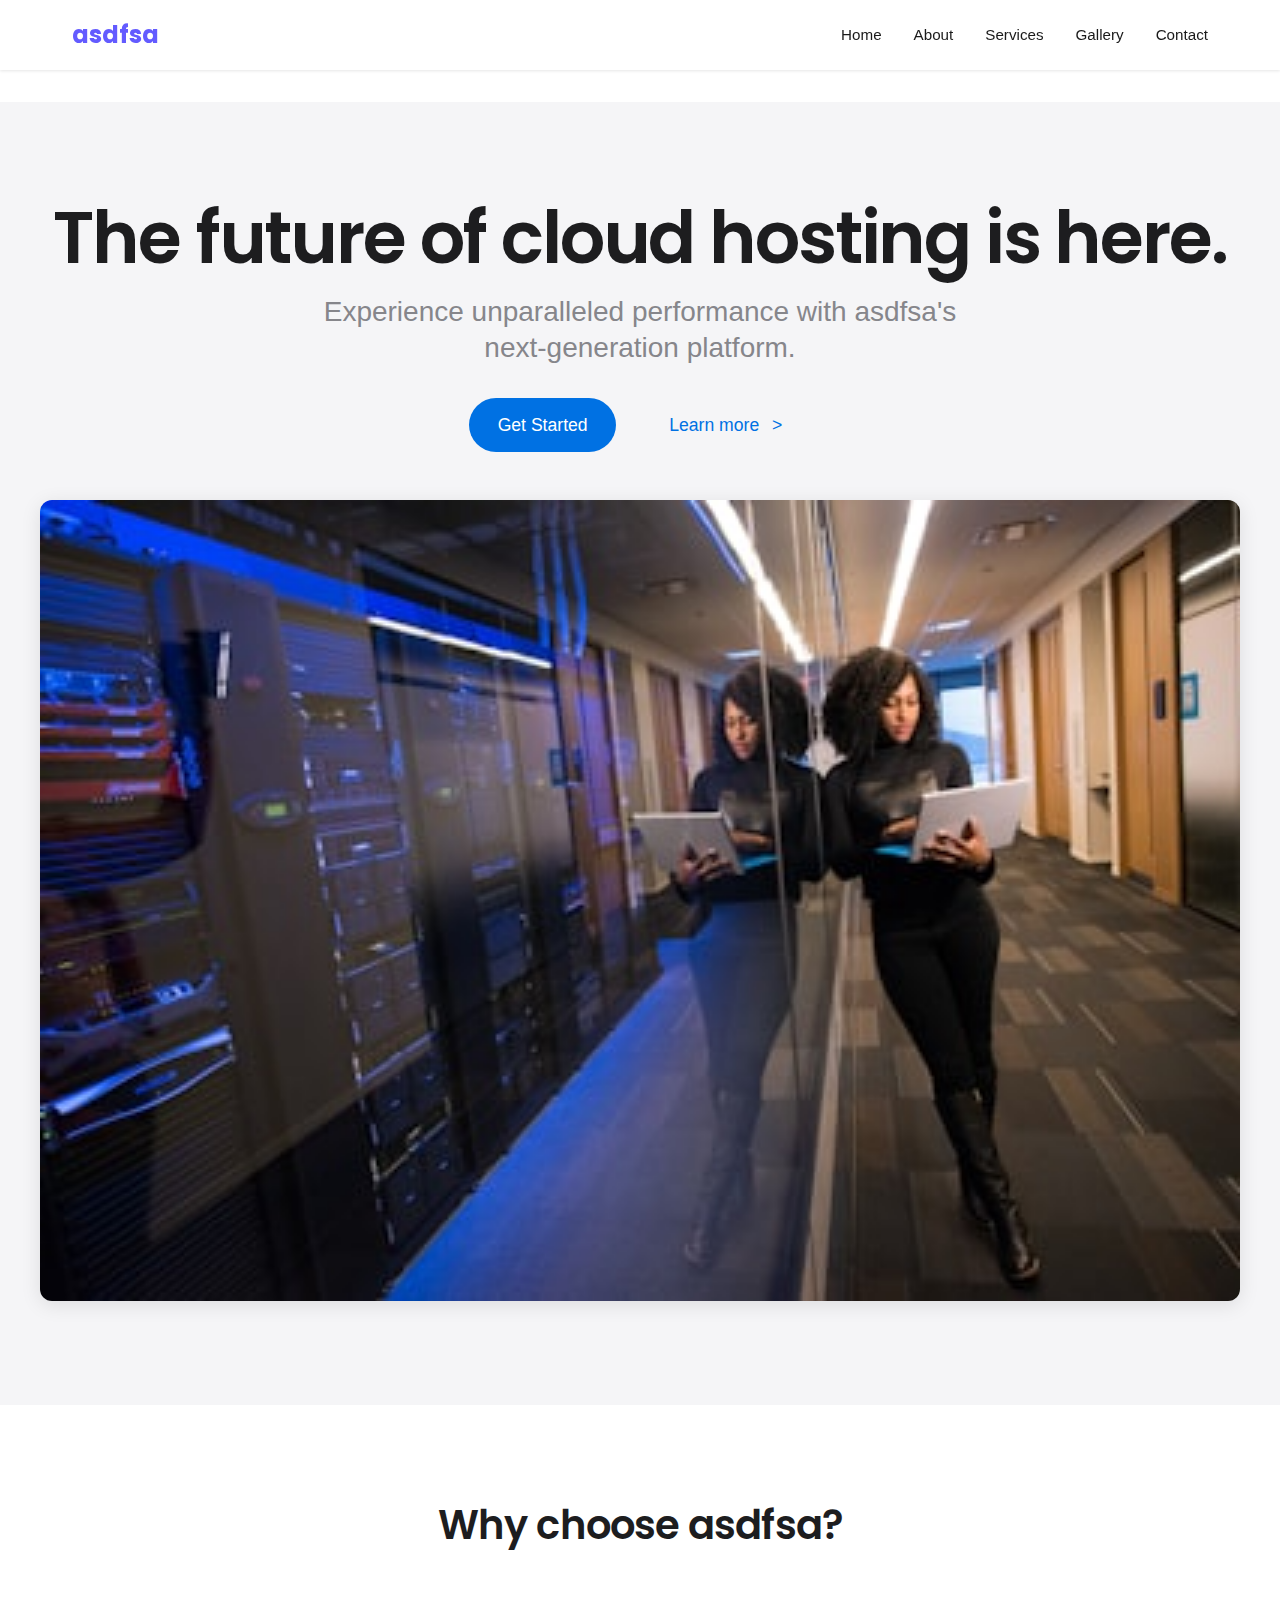
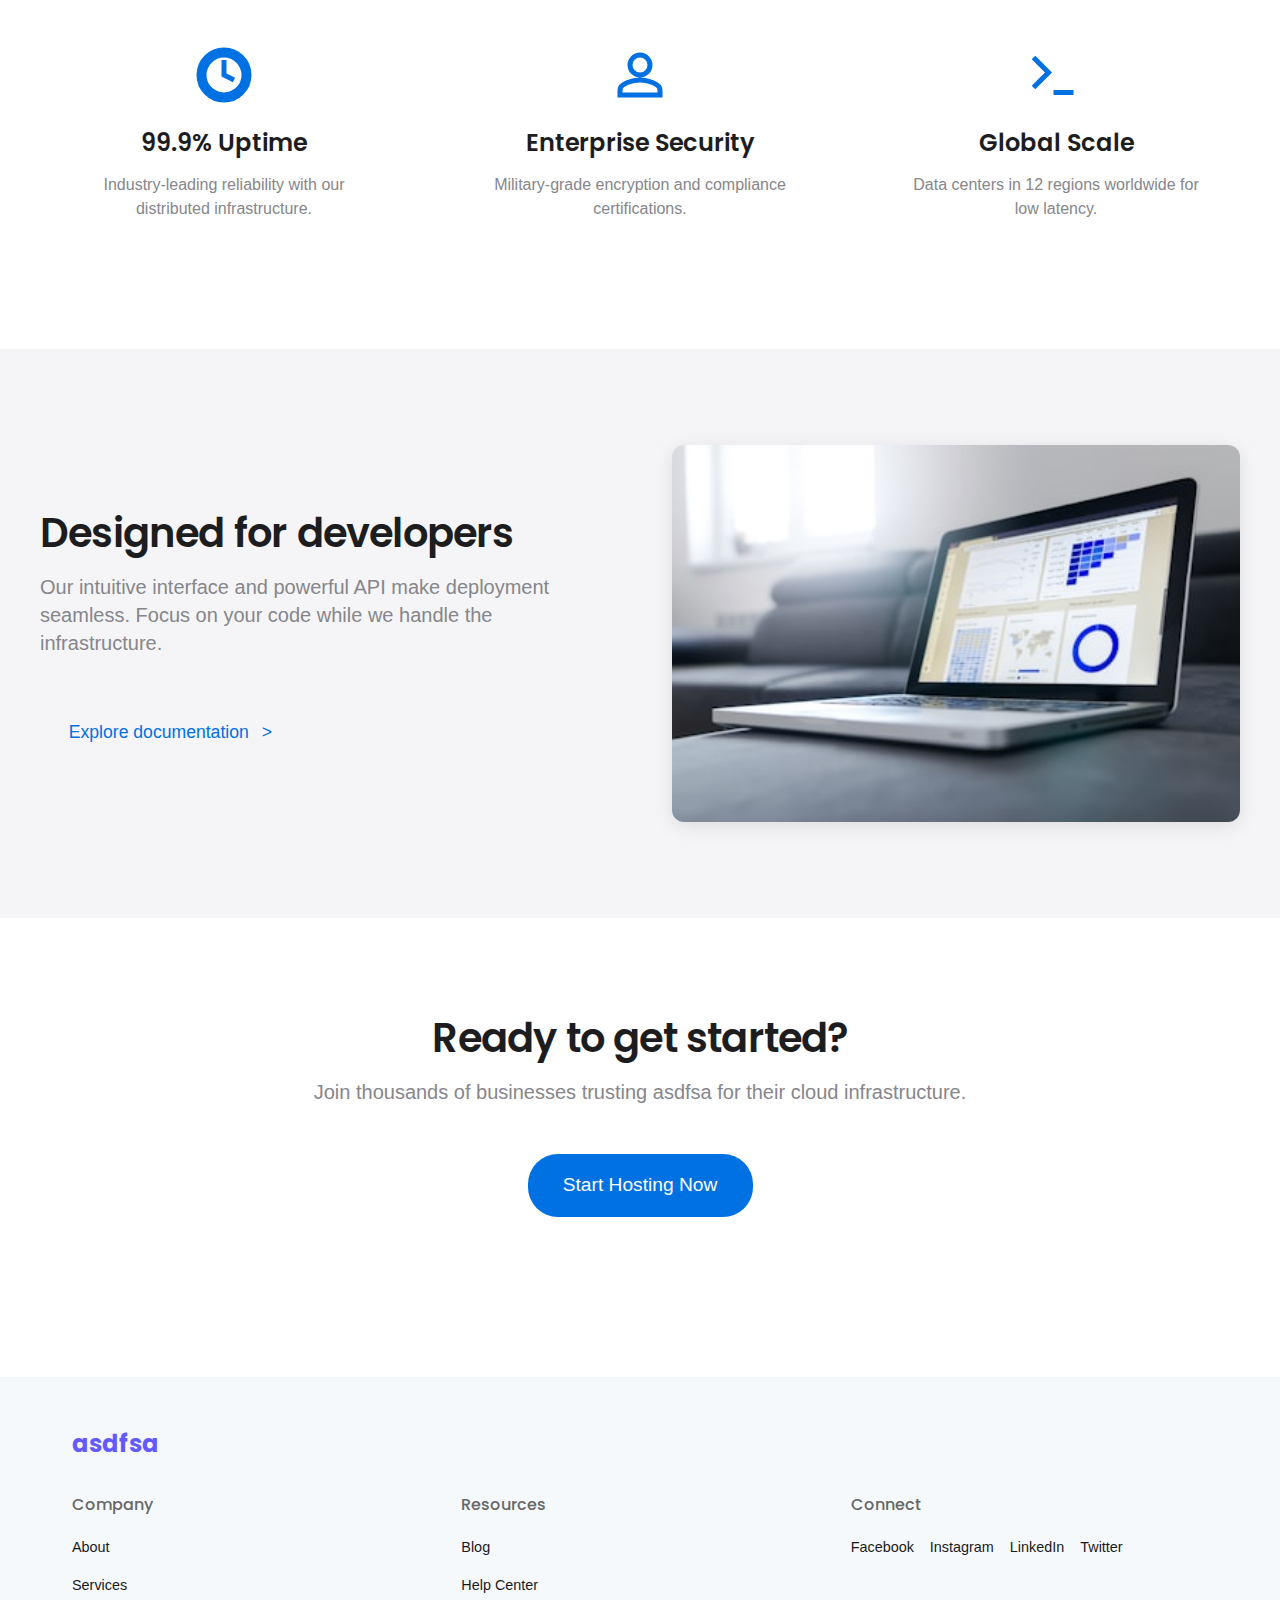
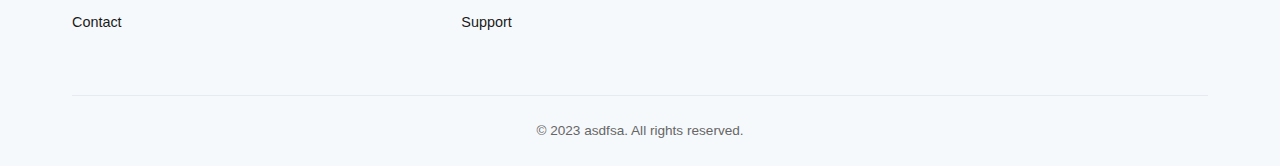
<file: index.html>
<!DOCTYPE html>
            <html lang="en">
            <head>
            <meta charset="UTF-8" />
            <meta name="viewport" content="width=device-width, initial-scale=1.0" />
            <title>asdfsa | Home</title>
            <link rel="stylesheet" href="css/base.css" />
            <link rel="stylesheet" href="css/index.css" />
            </head>
            <body>
            <header class="site-header">
  <div class="header-container">
    <a href="index.html" class="logo">asdfsa</a>
    
    <button class="menu-toggle" aria-label="Toggle navigation">
      <span class="hamburger"></span>
    </button>
    
    <nav class="main-nav">
      <ul class="nav-menu">
        <li><a href="index.html">Home</a></li>
        <li><a href="about.html">About</a></li>
        <li><a href="services.html">Services</a></li>
        <li><a href="gallery.html">Gallery</a></li>
        <li><a href="contact.html">Contact</a></li>
      </ul>
    </nav>
  </div>
</header>

            <!DOCTYPE html>
<html lang="en">
<head>
    <meta charset="UTF-8">
    <meta name="viewport" content="width=device-width, initial-scale=1.0">
    <title>asdfsa - Modern Cloud Solutions</title>
    <link rel="stylesheet" href="css/base.css">
    <link rel="stylesheet" href="css/index.css">
    <link href="https://fonts.googleapis.com/css2?family=Poppins:wght@300;400;500;600;700&display=swap" rel="stylesheet">
</head>
<body>
    <!-- header include -->
    
    <main>
        <!-- Hero Section -->
        <section class="hero">
            <div class="container">
                <h1 class="hero-title">The future of cloud hosting is here.</h1>
                <p class="hero-subtitle">Experience unparalleled performance with asdfsa's next-generation platform.</p>
                <div class="hero-buttons">
                    <a href="#" class="btn btn-primary">Get Started</a>
                    <a href="#" class="btn btn-link">Learn more <span>&gt;</span></a>
                </div>
                <div class="hero-image">
                    <img src="images/index1.jpg" alt="asdfsa cloud hosting dashboard">
                </div>
            </div>
        </section>

        <!-- Features Section -->
        <section class="features">
            <div class="container">
                <h2 class="section-title">Why choose asdfsa?</h2>
                <div class="features-grid">
                    <div class="feature-item">
                        <div class="feature-icon">
                            <svg viewBox="0 0 24 24" fill="none" stroke="currentColor" stroke-width="2">
                                <path d="M12 2C6.48 2 2 6.48 2 12s4.48 10 10 10 10-4.48 10-10S17.52 2 12 2zm0 18c-4.41 0-8-3.59-8-8s3.59-8 8-8 8 3.59 8 8-3.59 8-8 8z"/>
                                <path d="M12 6v6l4 2"/>
                            </svg>
                        </div>
                        <h3>99.9% Uptime</h3>
                        <p>Industry-leading reliability with our distributed infrastructure.</p>
                    </div>
                    <div class="feature-item">
                        <div class="feature-icon">
                            <svg viewBox="0 0 24 24" fill="none" stroke="currentColor" stroke-width="2">
                                <path d="M12 12c2.21 0 4-1.79 4-4s-1.79-4-4-4-4 1.79-4 4 1.79 4 4 4zm0 2c-2.67 0-8 1.34-8 4v2h16v-2c0-2.66-5.33-4-8-4z"/>
                            </svg>
                        </div>
                        <h3>Enterprise Security</h3>
                        <p>Military-grade encryption and compliance certifications.</p>
                    </div>
                    <div class="feature-item">
                        <div class="feature-icon">
                            <svg viewBox="0 0 24 24" fill="none" stroke="currentColor" stroke-width="2">
                                <path d="M3 17l6-6-6-6m8 14h8"/>
                            </svg>
                        </div>
                        <h3>Global Scale</h3>
                        <p>Data centers in 12 regions worldwide for low latency.</p>
                    </div>
                </div>
            </div>
        </section>

        <!-- Showcase Section -->
        <section class="showcase">
            <div class="container">
                <div class="showcase-content">
                    <h2 class="section-title">Designed for developers</h2>
                    <p class="section-subtitle">Our intuitive interface and powerful API make deployment seamless. Focus on your code while we handle the infrastructure.</p>
                    <a href="#" class="btn btn-link">Explore documentation <span>&gt;</span></a>
                </div>
                <div class="showcase-image">
                    <img src="images/index2.jpg" alt="asdfsa developer dashboard">
                </div>
            </div>
        </section>

        <!-- CTA Section -->
        <section class="cta">
            <div class="container">
                <h2 class="section-title">Ready to get started?</h2>
                <p class="section-subtitle">Join thousands of businesses trusting asdfsa for their cloud infrastructure.</p>
                <a href="#" class="btn btn-primary btn-large">Start Hosting Now</a>
            </div>
        </section>
    </main>

    <!-- footer include -->

    <script src="js/base.js"></script>
    <script src="js/index.js"></script>
</body>
</html>

            <footer class="site-footer">
  <div class="footer-container">
    <div class="footer-logo">asdfsa</div>
    
    <div class="footer-links">
      <div class="footer-column">
        <h3>Company</h3>
        <ul>
          <li><a href="about.html">About</a></li>
          <li><a href="services.html">Services</a></li>
          <li><a href="contact.html">Contact</a></li>
        </ul>
      </div>
      
      <div class="footer-column">
        <h3>Resources</h3>
        <ul>
          <li><a href="#">Blog</a></li>
          <li><a href="#">Help Center</a></li>
          <li><a href="#">Support</a></li>
        </ul>
      </div>
      
      <div class="footer-column">
        <h3>Connect</h3>
        <ul class="social-links">
          <li><a href="#" aria-label="Facebook">Facebook</a></li>
          <li><a href="#" aria-label="Instagram">Instagram</a></li>
          <li><a href="#" aria-label="LinkedIn">LinkedIn</a></li>
          <li><a href="#" aria-label="Twitter">Twitter</a></li>
        </ul>
      </div>
    </div>
    
    <div class="footer-bottom">
      <p class="copyright">&copy; 2023 asdfsa. All rights reserved.</p>
    </div>
  </div>
</footer>

            <script src="js/base.js"></script>
            <script src="js/index.js"></script>
            </body>
            </html>
</file>
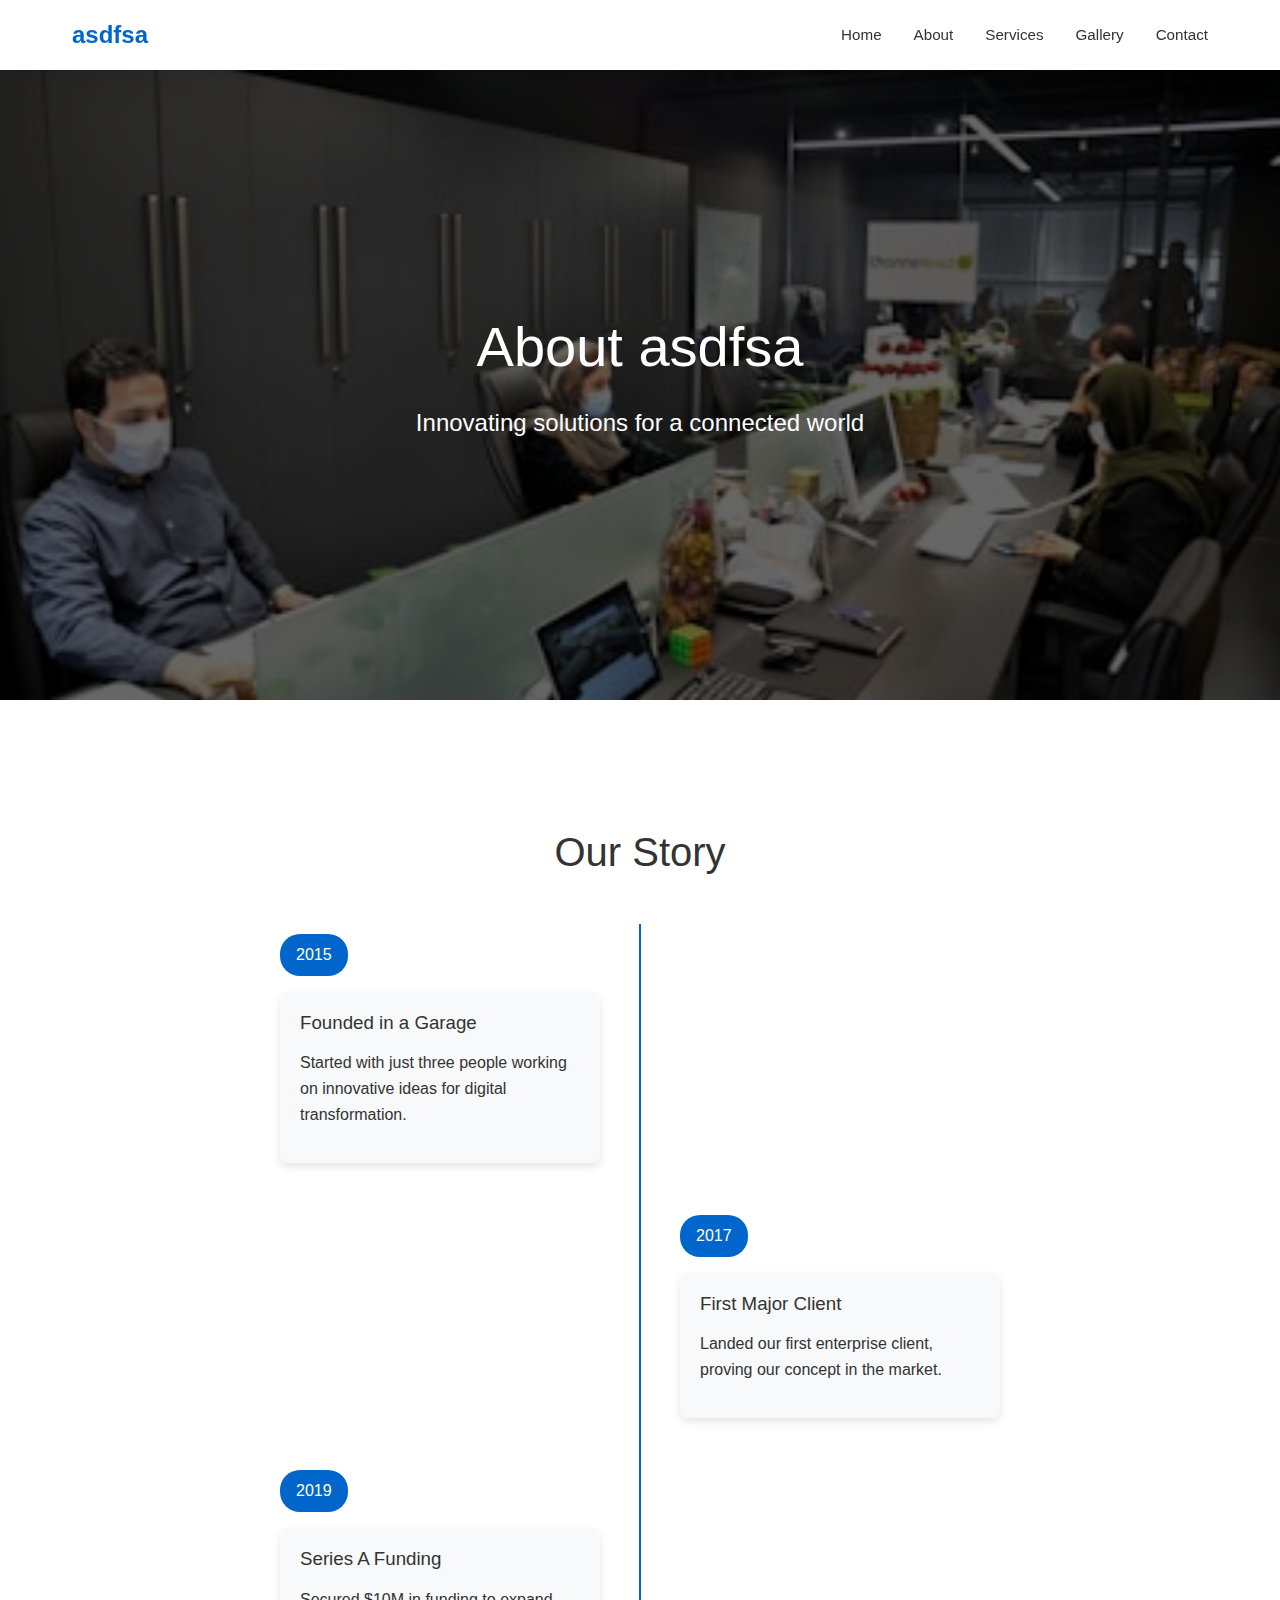
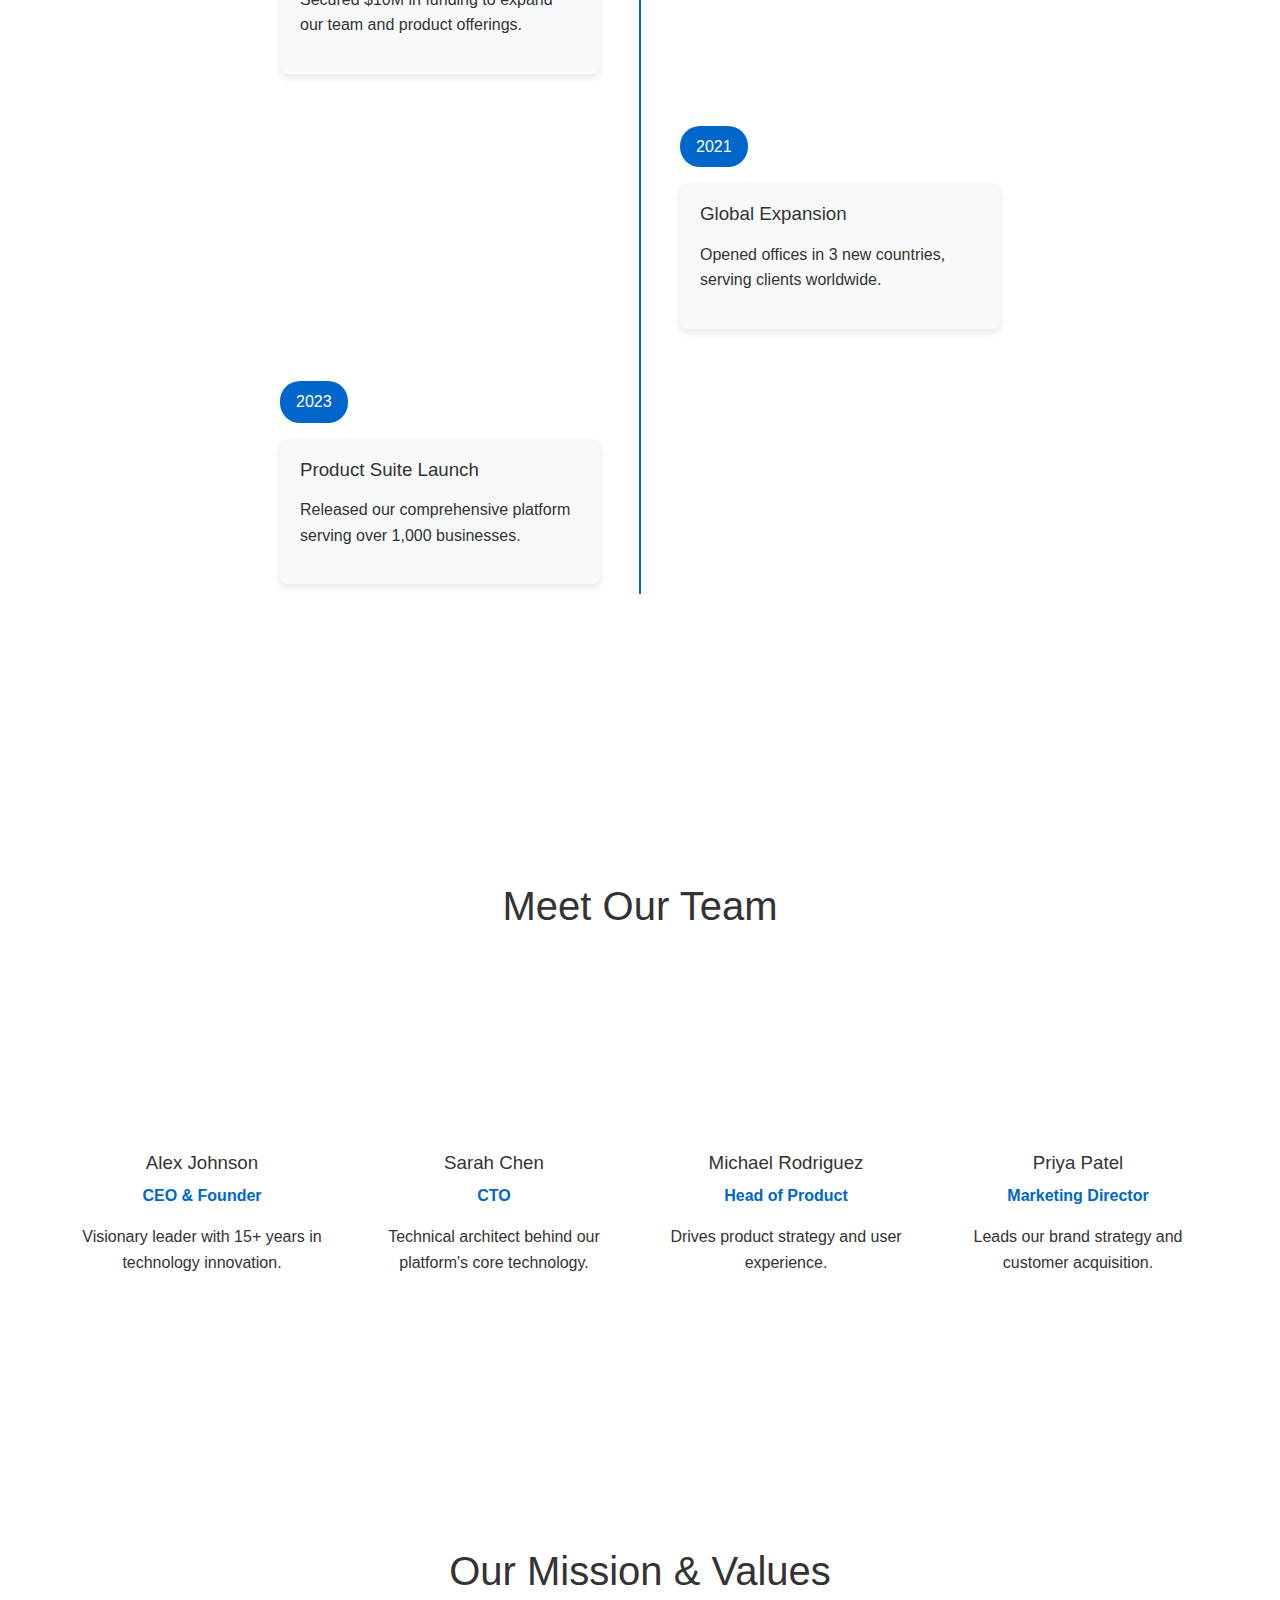
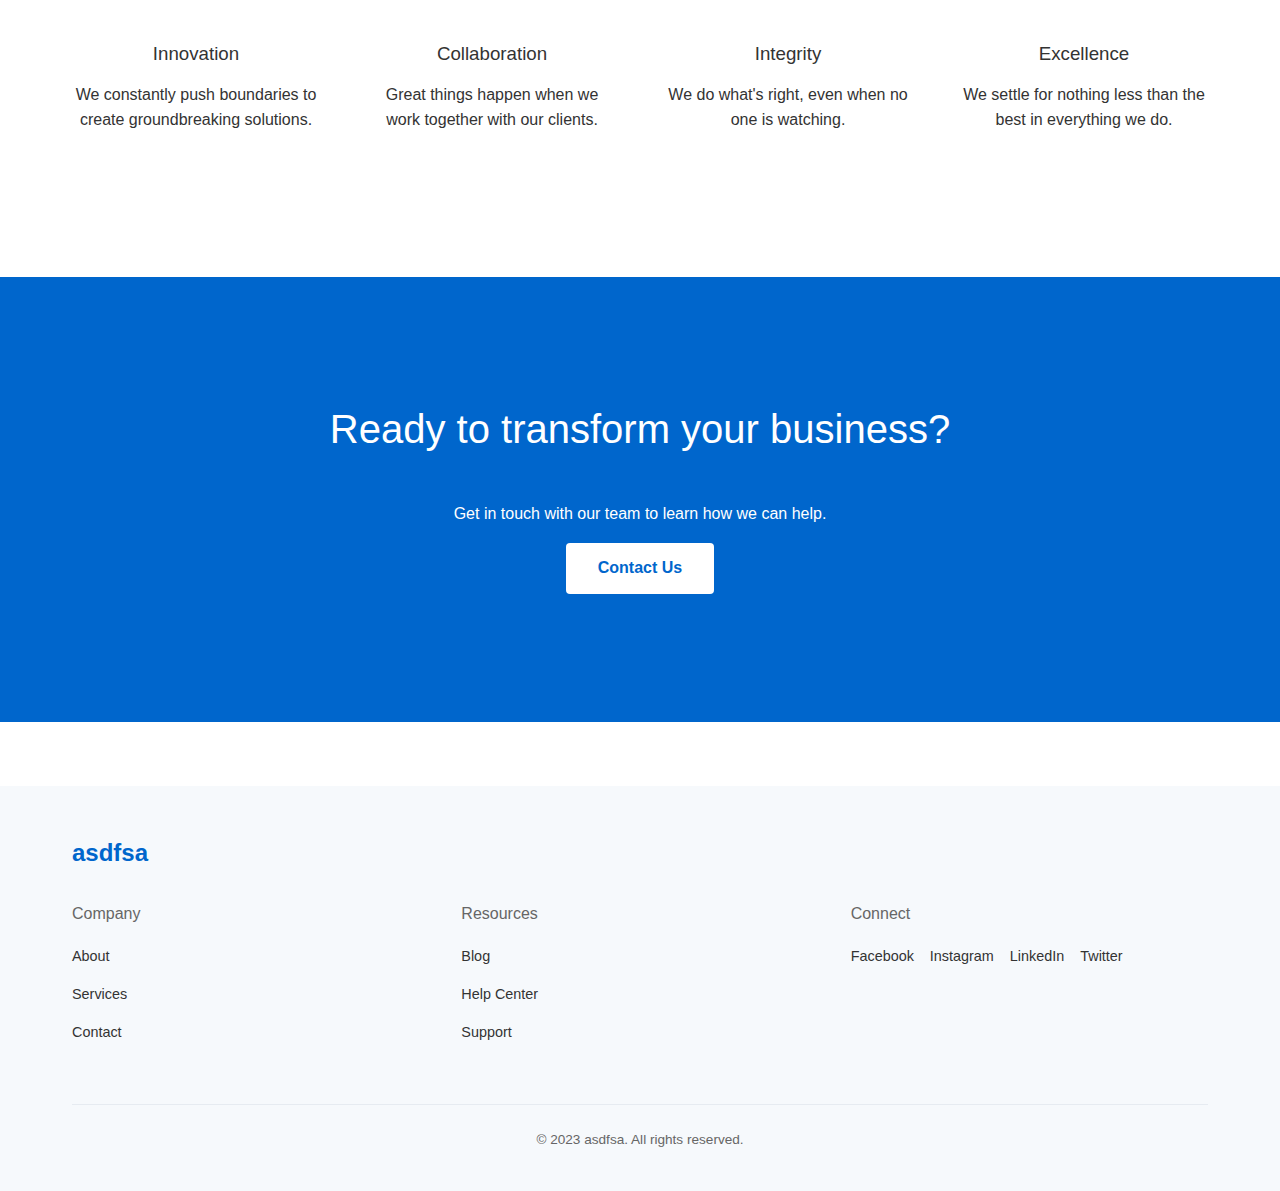
<file: about.html>
<!DOCTYPE html>
            <html lang="en">
            <head>
            <meta charset="UTF-8" />
            <meta name="viewport" content="width=device-width, initial-scale=1.0" />
            <title>asdfsa | About Us</title>
            <link rel="stylesheet" href="css/base.css" />
            <link rel="stylesheet" href="css/about.css" />
            </head>
            <body>
            <header class="site-header">
  <div class="header-container">
    <a href="index.html" class="logo">asdfsa</a>
    
    <button class="menu-toggle" aria-label="Toggle navigation">
      <span class="hamburger"></span>
    </button>
    
    <nav class="main-nav">
      <ul class="nav-menu">
        <li><a href="index.html">Home</a></li>
        <li><a href="about.html">About</a></li>
        <li><a href="services.html">Services</a></li>
        <li><a href="gallery.html">Gallery</a></li>
        <li><a href="contact.html">Contact</a></li>
      </ul>
    </nav>
  </div>
</header>

            <main>
  <!-- Hero Section -->
  <section class="hero">
    <div class="hero-overlay"></div>
    <img src="images/about1.jpg" alt="asdfsa office" class="hero-image">
    <div class="hero-content">
      <h1>About asdfsa</h1>
      <p class="subheading">Innovating solutions for a connected world</p>
    </div>
  </section>

  <!-- Our Story Section -->
  <section class="section story">
    <div class="container">
      <h2>Our Story</h2>
      <div class="timeline">
        <div class="timeline-item">
          <div class="timeline-year">2015</div>
          <div class="timeline-content">
            <h3>Founded in a Garage</h3>
            <p>Started with just three people working on innovative ideas for digital transformation.</p>
          </div>
        </div>
        <div class="timeline-item">
          <div class="timeline-year">2017</div>
          <div class="timeline-content">
            <h3>First Major Client</h3>
            <p>Landed our first enterprise client, proving our concept in the market.</p>
          </div>
        </div>
        <div class="timeline-item">
          <div class="timeline-year">2019</div>
          <div class="timeline-content">
            <h3>Series A Funding</h3>
            <p>Secured $10M in funding to expand our team and product offerings.</p>
          </div>
        </div>
        <div class="timeline-item">
          <div class="timeline-year">2021</div>
          <div class="timeline-content">
            <h3>Global Expansion</h3>
            <p>Opened offices in 3 new countries, serving clients worldwide.</p>
          </div>
        </div>
        <div class="timeline-item">
          <div class="timeline-year">2023</div>
          <div class="timeline-content">
            <h3>Product Suite Launch</h3>
            <p>Released our comprehensive platform serving over 1,000 businesses.</p>
          </div>
        </div>
      </div>
    </div>
  </section>

  <!-- Meet Our Team Section -->
  <section class="section team">
    <div class="container">
      <h2>Meet Our Team</h2>
      <div class="team-grid">
        <div class="team-member">
          <div class="member-photo">
            <i class="fas fa-user-circle"></i>
          </div>
          <h3>Alex Johnson</h3>
          <p class="title">CEO & Founder</p>
          <p class="bio">Visionary leader with 15+ years in technology innovation.</p>
        </div>
        <div class="team-member">
          <div class="member-photo">
            <i class="fas fa-user-circle"></i>
          </div>
          <h3>Sarah Chen</h3>
          <p class="title">CTO</p>
          <p class="bio">Technical architect behind our platform's core technology.</p>
        </div>
        <div class="team-member">
          <div class="member-photo">
            <i class="fas fa-user-circle"></i>
          </div>
          <h3>Michael Rodriguez</h3>
          <p class="title">Head of Product</p>
          <p class="bio">Drives product strategy and user experience.</p>
        </div>
        <div class="team-member">
          <div class="member-photo">
            <i class="fas fa-user-circle"></i>
          </div>
          <h3>Priya Patel</h3>
          <p class="title">Marketing Director</p>
          <p class="bio">Leads our brand strategy and customer acquisition.</p>
        </div>
      </div>
    </div>
  </section>

  <!-- Mission & Values Section -->
  <section class="section values">
    <div class="container">
      <h2>Our Mission & Values</h2>
      <div class="values-grid">
        <div class="value-item">
          <i class="fas fa-lightbulb"></i>
          <h3>Innovation</h3>
          <p>We constantly push boundaries to create groundbreaking solutions.</p>
        </div>
        <div class="value-item">
          <i class="fas fa-users"></i>
          <h3>Collaboration</h3>
          <p>Great things happen when we work together with our clients.</p>
        </div>
        <div class="value-item">
          <i class="fas fa-shield-alt"></i>
          <h3>Integrity</h3>
          <p>We do what's right, even when no one is watching.</p>
        </div>
        <div class="value-item">
          <i class="fas fa-rocket"></i>
          <h3>Excellence</h3>
          <p>We settle for nothing less than the best in everything we do.</p>
        </div>
      </div>
    </div>
  </section>

  <!-- CTA Section -->
  <section class="section cta">
    <div class="container">
      <h2>Ready to transform your business?</h2>
      <p>Get in touch with our team to learn how we can help.</p>
      <a href="contact.html" class="btn btn-primary">Contact Us</a>
    </div>
  </section>
</main>

            <footer class="site-footer">
  <div class="footer-container">
    <div class="footer-logo">asdfsa</div>
    
    <div class="footer-links">
      <div class="footer-column">
        <h3>Company</h3>
        <ul>
          <li><a href="about.html">About</a></li>
          <li><a href="services.html">Services</a></li>
          <li><a href="contact.html">Contact</a></li>
        </ul>
      </div>
      
      <div class="footer-column">
        <h3>Resources</h3>
        <ul>
          <li><a href="#">Blog</a></li>
          <li><a href="#">Help Center</a></li>
          <li><a href="#">Support</a></li>
        </ul>
      </div>
      
      <div class="footer-column">
        <h3>Connect</h3>
        <ul class="social-links">
          <li><a href="#" aria-label="Facebook">Facebook</a></li>
          <li><a href="#" aria-label="Instagram">Instagram</a></li>
          <li><a href="#" aria-label="LinkedIn">LinkedIn</a></li>
          <li><a href="#" aria-label="Twitter">Twitter</a></li>
        </ul>
      </div>
    </div>
    
    <div class="footer-bottom">
      <p class="copyright">&copy; 2023 asdfsa. All rights reserved.</p>
    </div>
  </div>
</footer>

            <script src="js/base.js"></script>
            <script src="js/about.js"></script>
            </body>
            </html>
</file>
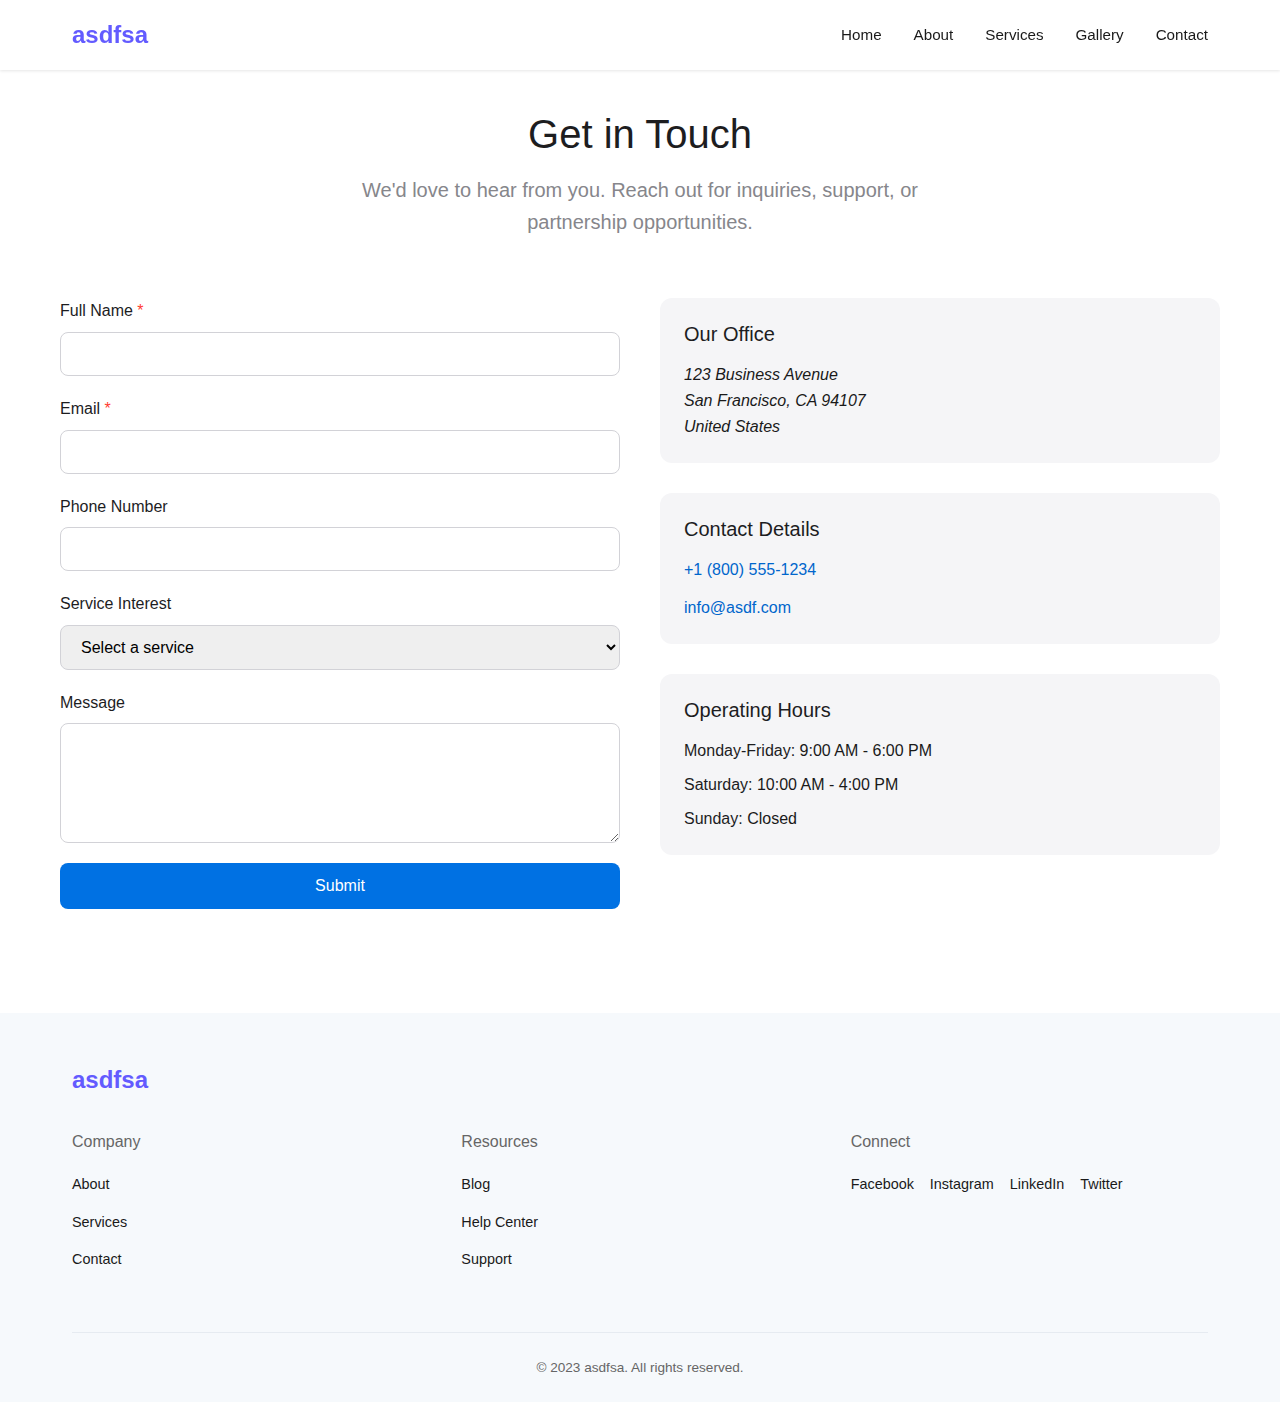
<file: contact.html>
<!DOCTYPE html>
            <html lang="en">
            <head>
            <meta charset="UTF-8" />
            <meta name="viewport" content="width=device-width, initial-scale=1.0" />
            <title>asdfsa | Contact Us</title>
            <link rel="stylesheet" href="css/base.css" />
            <link rel="stylesheet" href="css/contact.css" />
            </head>
            <body>
            <header class="site-header">
  <div class="header-container">
    <a href="index.html" class="logo">asdfsa</a>
    
    <button class="menu-toggle" aria-label="Toggle navigation">
      <span class="hamburger"></span>
    </button>
    
    <nav class="main-nav">
      <ul class="nav-menu">
        <li><a href="index.html">Home</a></li>
        <li><a href="about.html">About</a></li>
        <li><a href="services.html">Services</a></li>
        <li><a href="gallery.html">Gallery</a></li>
        <li><a href="contact.html">Contact</a></li>
      </ul>
    </nav>
  </div>
</header>

            <!-- header include -->
<main class="contact-container">
    <section class="contact-hero">
        <h1>Get in Touch</h1>
        <p class="subheading">We'd love to hear from you. Reach out for inquiries, support, or partnership opportunities.</p>
    </section>

    <div class="contact-content">
        <div class="contact-form-container">
            <form id="customForm" data-form-handler="" class="contact-form">
                <div class="form-group">
                    <label for="name">Full Name <span class="required">*</span></label>
                    <input type="text" id="name" name="name" required>
                </div>
                <div class="form-group">
                    <label for="email">Email <span class="required">*</span></label>
                    <input type="email" id="email" name="email" required>
                </div>
                <div class="form-group">
                    <label for="phone">Phone Number</label>
                    <input type="tel" id="phone" name="phone">
                </div>
                <div class="form-group">
                    <label for="service">Service Interest</label>
                    <select id="service" name="service">
                        <option value="">Select a service</option>
                        <option value="consulting">Consulting</option>
                        <option value="development">Development</option>
                        <option value="support">Technical Support</option>
                        <option value="partnership">Partnership</option>
                    </select>
                </div>
                <div class="form-group">
                    <label for="message">Message</label>
                    <textarea id="message" name="message" rows="5"></textarea>
                </div>
                <button type="submit" class="submit-btn">Submit</button>
            </form>
        </div>

        <div class="contact-info-container">
            <div class="contact-card">
                <h3>Our Office</h3>
                <address>
                    <p>123 Business Avenue<br>
                    San Francisco, CA 94107<br>
                    United States</p>
                </address>
            </div>

            <div class="contact-card">
                <h3>Contact Details</h3>
                <ul class="contact-details">
                    <li><a href="tel:+18005551234" class="contact-link">+1 (800) 555-1234</a></li>
                    <li><a href="mailto:info@asdf.com" class="contact-link">info@asdf.com</a></li>
                </ul>
            </div>

            <div class="contact-card">
                <h3>Operating Hours</h3>
                <ul class="hours-list">
                    <li><span>Monday-Friday:</span> 9:00 AM - 6:00 PM</li>
                    <li><span>Saturday:</span> 10:00 AM - 4:00 PM</li>
                    <li><span>Sunday:</span> Closed</li>
                </ul>
            </div>
        </div>
    </div>
</main>
<!-- footer include -->

            <footer class="site-footer">
  <div class="footer-container">
    <div class="footer-logo">asdfsa</div>
    
    <div class="footer-links">
      <div class="footer-column">
        <h3>Company</h3>
        <ul>
          <li><a href="about.html">About</a></li>
          <li><a href="services.html">Services</a></li>
          <li><a href="contact.html">Contact</a></li>
        </ul>
      </div>
      
      <div class="footer-column">
        <h3>Resources</h3>
        <ul>
          <li><a href="#">Blog</a></li>
          <li><a href="#">Help Center</a></li>
          <li><a href="#">Support</a></li>
        </ul>
      </div>
      
      <div class="footer-column">
        <h3>Connect</h3>
        <ul class="social-links">
          <li><a href="#" aria-label="Facebook">Facebook</a></li>
          <li><a href="#" aria-label="Instagram">Instagram</a></li>
          <li><a href="#" aria-label="LinkedIn">LinkedIn</a></li>
          <li><a href="#" aria-label="Twitter">Twitter</a></li>
        </ul>
      </div>
    </div>
    
    <div class="footer-bottom">
      <p class="copyright">&copy; 2023 asdfsa. All rights reserved.</p>
    </div>
  </div>
</footer>

            <script src="js/base.js"></script>
            <script src="js/contact.js"></script>
            </body>
            </html>
</file>
<file: css/base.css>
/* Base Styles & Variables */
:root {
  --primary-color: #635bff;
  --text-color: #1a1a1a;
  --text-light: #666;
  --bg-color: #ffffff;
  --border-color: #e6ebf1;
  --spacing-unit: 1rem;
  --max-width: 1200px;
}

* {
  margin: 0;
  padding: 0;
  box-sizing: border-box;
}

html {
  font-size: 16px;
  scroll-behavior: smooth;
}

body {
  font-family: 'Open Sans', 'Helvetica Neue', sans-serif;
  color: var(--text-color);
  background-color: var(--bg-color);
  line-height: 1.6;
  overflow-x: hidden;
}

h1, h2, h3, h4 {
  font-family: 'Poppins', sans-serif;
  font-weight: 500;
  line-height: 1.2;
  margin-bottom: var(--spacing-unit);
}

a {
  color: var(--primary-color);
  text-decoration: none;
  transition: color 0.2s ease;
}

a:hover {
  color: #4a42d1;
}

/* Header Styles */
.site-header {
  position: sticky;
  top: 0;
  background-color: var(--bg-color);
  box-shadow: 0 1px 3px rgba(0, 0, 0, 0.1);
  z-index: 100;
  padding: 1rem 0;
}

.header-container {
  max-width: var(--max-width);
  margin: 0 auto;
  padding: 0 2rem;
  display: flex;
  justify-content: space-between;
  align-items: center;
}

.logo {
  font-family: 'Poppins', sans-serif;
  font-weight: 700;
  font-size: 1.5rem;
  color: var(--primary-color);
}

.main-nav ul {
  display: flex;
  list-style: none;
  gap: 2rem;
}

.main-nav a {
  color: var(--text-color);
  font-weight: 500;
  font-size: 0.95rem;
  padding: 0.5rem 0;
  position: relative;
}

.main-nav a:hover {
  color: var(--primary-color);
}

.main-nav a::after {
  content: '';
  position: absolute;
  bottom: 0;
  left: 0;
  width: 0;
  height: 2px;
  background-color: var(--primary-color);
  transition: width 0.3s ease;
}

.main-nav a:hover::after {
  width: 100%;
}

.menu-toggle {
  display: none;
  background: none;
  border: none;
  cursor: pointer;
  padding: 0.5rem;
}

.hamburger {
  display: block;
  width: 24px;
  height: 2px;
  background-color: var(--text-color);
  position: relative;
}

.hamburger::before,
.hamburger::after {
  content: '';
  position: absolute;
  width: 24px;
  height: 2px;
  background-color: var(--text-color);
  left: 0;
}

.hamburger::before {
  top: -6px;
}

.hamburger::after {
  bottom: -6px;
}

/* Footer Styles */
.site-footer {
  background-color: #f6f9fc;
  padding: 3rem 0 1.5rem;
  margin-top: 4rem;
}

.footer-container {
  max-width: var(--max-width);
  margin: 0 auto;
  padding: 0 2rem;
}

.footer-logo {
  font-family: 'Poppins', sans-serif;
  font-weight: 700;
  font-size: 1.5rem;
  color: var(--primary-color);
  margin-bottom: 2rem;
}

.footer-links {
  display: grid;
  grid-template-columns: repeat(auto-fit, minmax(200px, 1fr));
  gap: 2rem;
  margin-bottom: 3rem;
}

.footer-column h3 {
  font-size: 1rem;
  margin-bottom: 1.25rem;
  color: var(--text-light);
}

.footer-column ul {
  list-style: none;
}

.footer-column li {
  margin-bottom: 0.75rem;
}

.footer-column a {
  color: var(--text-color);
  font-size: 0.9rem;
}

.footer-column a:hover {
  color: var(--primary-color);
}

.social-links {
  display: flex;
  gap: 1rem;
}

.footer-bottom {
  border-top: 1px solid var(--border-color);
  padding-top: 1.5rem;
  text-align: center;
}

.copyright {
  font-size: 0.85rem;
  color: var(--text-light);
}

/* Responsive Styles */
@media (max-width: 768px) {
  .menu-toggle {
    display: block;
  }
  
  .main-nav {
    position: absolute;
    top: 100%;
    left: 0;
    width: 100%;
    background-color: var(--bg-color);
    box-shadow: 0 2px 5px rgba(0, 0, 0, 0.1);
    padding: 1rem 2rem;
    transform: translateY(-150%);
    transition: transform 0.3s ease;
  }
  
  .main-nav.active {
    transform: translateY(0);
  }
  
  .nav-menu {
    flex-direction: column;
    gap: 1rem;
  }
  
  .nav-menu li {
    padding: 0.5rem 0;
  }
  
  .footer-links {
    grid-template-columns: 1fr;
  }
  
  .social-links {
    justify-content: flex-start;
  }
}
</file>
<file: css/index.css>
/* Hero Section */
.hero {
    padding: 6rem 2rem;
    text-align: center;
    background-color: #f5f5f7;
    margin-top: 2rem;
}

.container {
    max-width: 1200px;
    margin: 0 auto;
}

.hero-title {
    font-size: 3.5rem;
    font-weight: 600;
    line-height: 1.1;
    letter-spacing: -0.03em;
    margin-bottom: 1rem;
    color: #1d1d1f;
}

.hero-subtitle {
    font-size: 1.5rem;
    font-weight: 400;
    line-height: 1.3;
    color: #86868b;
    max-width: 700px;
    margin: 0 auto 2rem;
}

.hero-buttons {
    display: flex;
    justify-content: center;
    gap: 1.5rem;
    margin-bottom: 3rem;
}

.btn {
    display: inline-block;
    padding: 0.8rem 1.8rem;
    border-radius: 30px;
    font-size: 1.1rem;
    font-weight: 500;
    text-decoration: none;
    transition: all 0.3s ease;
}

.btn-primary {
    background-color: #0071e3;
    color: white;
}

.btn-primary:hover {
    background-color: #0077ed;
}

.btn-link {
    color: #0071e3;
}

.btn-link:hover {
    text-decoration: underline;
}

.btn-link span {
    margin-left: 0.5rem;
}

.hero-image {
    margin-top: 3rem;
}

.hero-image img {
    width: 100%;
    max-width: 1200px;
    height: auto;
    border-radius: 12px;
    box-shadow: 0 4px 20px rgba(0, 0, 0, 0.1);
}

/* Features Section */
.features {
    padding: 6rem 2rem;
    text-align: center;
}

.section-title {
    font-size: 2.5rem;
    font-weight: 600;
    line-height: 1.2;
    letter-spacing: -0.02em;
    margin-bottom: 1rem;
    color: #1d1d1f;
}

.section-subtitle {
    font-size: 1.25rem;
    font-weight: 400;
    line-height: 1.4;
    color: #86868b;
    max-width: 700px;
    margin: 0 auto 3rem;
}

.features-grid {
    display: grid;
    grid-template-columns: repeat(auto-fit, minmax(300px, 1fr));
    gap: 3rem;
    margin-top: 4rem;
}

.feature-item {
    padding: 2rem;
    border-radius: 18px;
    transition: transform 0.3s ease;
}

.feature-item:hover {
    transform: translateY(-5px);
}

.feature-icon {
    width: 60px;
    height: 60px;
    margin: 0 auto 1.5rem;
    color: #0071e3;
}

.feature-icon svg {
    width: 100%;
    height: 100%;
}

.feature-item h3 {
    font-size: 1.5rem;
    font-weight: 600;
    margin-bottom: 1rem;
    color: #1d1d1f;
}

.feature-item p {
    font-size: 1rem;
    line-height: 1.5;
    color: #86868b;
}

/* Showcase Section */
.showcase {
    padding: 6rem 2rem;
    background-color: #f5f5f7;
}

.showcase .container {
    display: flex;
    flex-direction: column;
    gap: 4rem;
}

.showcase-content {
    text-align: center;
}

.showcase-image img {
    width: 100%;
    max-width: 1000px;
    height: auto;
    border-radius: 12px;
    box-shadow: 0 4px 20px rgba(0, 0, 0, 0.1);
    margin: 0 auto;
    display: block;
}

/* CTA Section */
.cta {
    padding: 6rem 2rem;
    text-align: center;
}

.btn-large {
    padding: 1rem 2.2rem;
    font-size: 1.2rem;
}

/* Responsive Design */
@media (min-width: 768px) {
    .hero-title {
        font-size: 4.5rem;
    }

    .hero-subtitle {
        font-size: 1.75rem;
    }

    .showcase .container {
        flex-direction: row;
        align-items: center;
        text-align: left;
    }

    .showcase-content {
        flex: 1;
        text-align: left;
    }

    .showcase-image {
        flex: 1;
    }
}

@media (max-width: 480px) {
    .hero-title {
        font-size: 2.5rem;
    }

    .hero-subtitle {
        font-size: 1.2rem;
    }

    .hero-buttons {
        flex-direction: column;
        gap: 1rem;
    }

    .btn {
        width: 100%;
        text-align: center;
    }
}
</file>
<file: css/about.css>
/* Base Styles */
:root {
  --primary-color: #0066cc;
  --dark-color: #1a1a1a;
  --light-color: #f8f9fa;
  --text-color: #333;
  --overlay-color: rgba(0, 0, 0, 0.6);
  --section-padding: 4rem 2rem;
  --max-width: 1200px;
}

* {
  margin: 0;
  padding: 0;
  box-sizing: border-box;
}

body {
  font-family: 'Poppins', sans-serif;
  color: var(--text-color);
  line-height: 1.6;
}

.container {
  max-width: var(--max-width);
  margin: 0 auto;
  padding: var(--section-padding);
}

h1, h2, h3 {
  margin-bottom: 1rem;
  line-height: 1.2;
}

p {
  margin-bottom: 1rem;
}

/* Hero Section */
.hero {
  position: relative;
  height: 70vh;
  min-height: 500px;
  display: flex;
  align-items: center;
  justify-content: center;
  overflow: hidden;
}

.hero-image {
  position: absolute;
  width: 100%;
  height: 100%;
  object-fit: cover;
  z-index: 1;
}

.hero-overlay {
  position: absolute;
  width: 100%;
  height: 100%;
  background-color: var(--overlay-color);
  z-index: 2;
}

.hero-content {
  position: relative;
  z-index: 3;
  text-align: center;
  color: white;
  padding: 2rem;
  max-width: 800px;
}

.hero h1 {
  font-size: 3.5rem;
  margin-bottom: 1.5rem;
}

.hero .subheading {
  font-size: 1.5rem;
  font-weight: 300;
}

/* Section Styling */
.section {
  padding: var(--section-padding);
}

.section h2 {
  text-align: center;
  font-size: 2.5rem;
  margin-bottom: 3rem;
}

/* Timeline */
.timeline {
  position: relative;
  max-width: 800px;
  margin: 0 auto;
}

.timeline::before {
  content: '';
  position: absolute;
  width: 2px;
  background-color: var(--primary-color);
  top: 0;
  bottom: 0;
  left: 50%;
  margin-left: -1px;
}

.timeline-item {
  padding: 10px 40px;
  position: relative;
  width: 50%;
  box-sizing: border-box;
  margin-bottom: 2rem;
}

.timeline-item:nth-child(odd) {
  left: 0;
}

.timeline-item:nth-child(even) {
  left: 50%;
}

.timeline-year {
  background-color: var(--primary-color);
  color: white;
  padding: 0.5rem 1rem;
  border-radius: 20px;
  display: inline-block;
  margin-bottom: 1rem;
}

.timeline-content {
  padding: 20px;
  background-color: var(--light-color);
  border-radius: 8px;
  box-shadow: 0 4px 8px rgba(0,0,0,0.1);
}

/* Team Section */
.team-grid {
  display: grid;
  grid-template-columns: repeat(auto-fit, minmax(250px, 1fr));
  gap: 2rem;
  margin-top: 3rem;
}

.team-member {
  text-align: center;
}

.member-photo {
  width: 150px;
  height: 150px;
  margin: 0 auto 1.5rem;
}

.member-photo i {
  font-size: 150px;
  color: var(--primary-color);
}

.team-member h3 {
  margin-bottom: 0.5rem;
}

.team-member .title {
  color: var(--primary-color);
  font-weight: 600;
  margin-bottom: 1rem;
}

/* Values Section */
.values-grid {
  display: grid;
  grid-template-columns: repeat(auto-fit, minmax(200px, 1fr));
  gap: 3rem;
  margin-top: 3rem;
}

.value-item {
  text-align: center;
}

.value-item i {
  font-size: 3rem;
  color: var(--primary-color);
  margin-bottom: 1.5rem;
}

/* CTA Section */
.cta {
  text-align: center;
  background-color: var(--primary-color);
  color: white;
}

.cta h2 {
  color: white;
}

.btn {
  display: inline-block;
  padding: 0.8rem 2rem;
  border-radius: 4px;
  text-decoration: none;
  font-weight: 600;
  transition: all 0.3s ease;
}

.btn-primary {
  background-color: white;
  color: var(--primary-color);
}

.btn-primary:hover {
  background-color: #e6f2ff;
}

/* Responsive Adjustments */
@media (max-width: 768px) {
  .hero h1 {
    font-size: 2.5rem;
  }
  
  .hero .subheading {
    font-size: 1.2rem;
  }
  
  .timeline::before {
    left: 31px;
  }
  
  .timeline-item {
    width: 100%;
    padding-left: 70px;
    padding-right: 25px;
  }
  
  .timeline-item:nth-child(even) {
    left: 0;
  }
}
</file>
<file: css/contact.css>
/* Contact Page Styles */
.contact-container {
    max-width: 1200px;
    margin: 0 auto;
    padding: 40px 20px;
}

.contact-hero {
    text-align: center;
    margin-bottom: 60px;
}

.contact-hero h1 {
    font-size: 2.5rem;
    margin-bottom: 1rem;
    color: #1d1d1f;
}

.contact-hero .subheading {
    font-size: 1.25rem;
    color: #86868b;
    max-width: 600px;
    margin: 0 auto;
}

.contact-content {
    display: flex;
    gap: 40px;
}

.contact-form-container {
    flex: 1;
}

.contact-info-container {
    flex: 1;
    display: flex;
    flex-direction: column;
    gap: 30px;
}

.contact-form {
    display: flex;
    flex-direction: column;
    gap: 20px;
}

.form-group {
    display: flex;
    flex-direction: column;
    gap: 8px;
}

.form-group label {
    font-weight: 500;
    color: #1d1d1f;
}

.form-group .required {
    color: #ff3b30;
}

.form-group input,
.form-group select,
.form-group textarea {
    padding: 12px 16px;
    border: 1px solid #d2d2d7;
    border-radius: 8px;
    font-size: 1rem;
    transition: border-color 0.3s ease;
}

.form-group input:focus,
.form-group select:focus,
.form-group textarea:focus {
    outline: none;
    border-color: #0071e3;
}

.form-group textarea {
    resize: vertical;
    min-height: 120px;
}

.submit-btn {
    background-color: #0071e3;
    color: white;
    border: none;
    padding: 14px 24px;
    border-radius: 8px;
    font-size: 1rem;
    font-weight: 500;
    cursor: pointer;
    transition: background-color 0.3s ease;
}

.submit-btn:hover {
    background-color: #0062c3;
}

.contact-card {
    background-color: #f5f5f7;
    border-radius: 12px;
    padding: 24px;
}

.contact-card h3 {
    font-size: 1.25rem;
    margin-bottom: 16px;
    color: #1d1d1f;
}

.contact-details {
    list-style: none;
    padding: 0;
    margin: 0;
    display: flex;
    flex-direction: column;
    gap: 12px;
}

.contact-link {
    color: #0066cc;
    text-decoration: none;
    transition: color 0.3s ease;
}

.contact-link:hover {
    color: #0071e3;
    text-decoration: underline;
}

.hours-list {
    list-style: none;
    padding: 0;
    margin: 0;
    display: flex;
    flex-direction: column;
    gap: 8px;
}

.hours-list span {
    font-weight: 500;
    color: #1d1d1f;
}

/* Responsive Styles */
@media (max-width: 768px) {
    .contact-content {
        flex-direction: column;
    }
    
    .contact-form-container,
    .contact-info-container {
        width: 100%;
    }
    
    .contact-hero h1 {
        font-size: 2rem;
    }
    
    .contact-hero .subheading {
        font-size: 1rem;
    }
}
</file>
